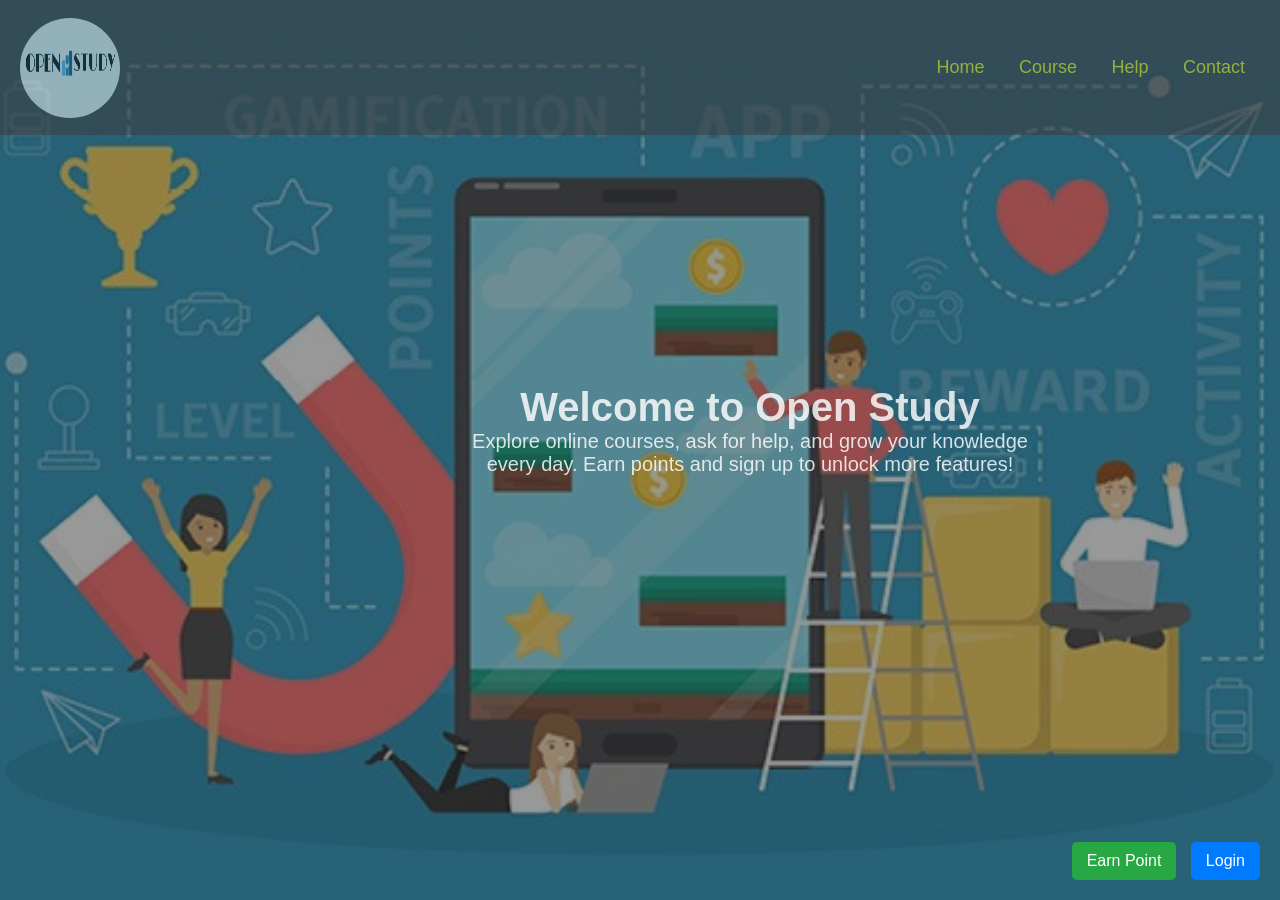
<file: index.html>
<!DOCTYPE html>
<html lang="en">
<head>
  <meta charset="UTF-8" />
  <meta name="viewport" content="width=device-width, initial-scale=1.0" />
  <title>Open Study</title>
  <link rel="stylesheet" href="./style.css" />
</head>
<body>
  <div class="background" id="bg"></div>

  <header>
    <img src="/opensStudy.jpeg" class="logo">
    <nav>
      <a href="index.html">Home</a>
      <a href="cources.html">Course</a>
      <a href="help.html">Help</a>
      <a href="contact.html">Contact</a>
    </nav>
  </header>

  <!-- Hero Image Section -->
   
  <!-- <img src="openStudy.jpeg" alt="Hero Image" class="hero-image" /> -->

  <div class="content">
    <h1>Welcome to Open Study</h1>
    <p>Explore online courses, ask for help, and grow your knowledge every day. Earn points and sign up to unlock more features!</p>
  </div>

  <div class="right-buttons">
    <button class="earn-point" onclick="loadSignupPage2()">Earn Point</button>
    <button class="signup" onclick="loadSignupPage()">Login</button>
  </div>

  <script src="/script.js"></script>
</body>
</html>
</file>
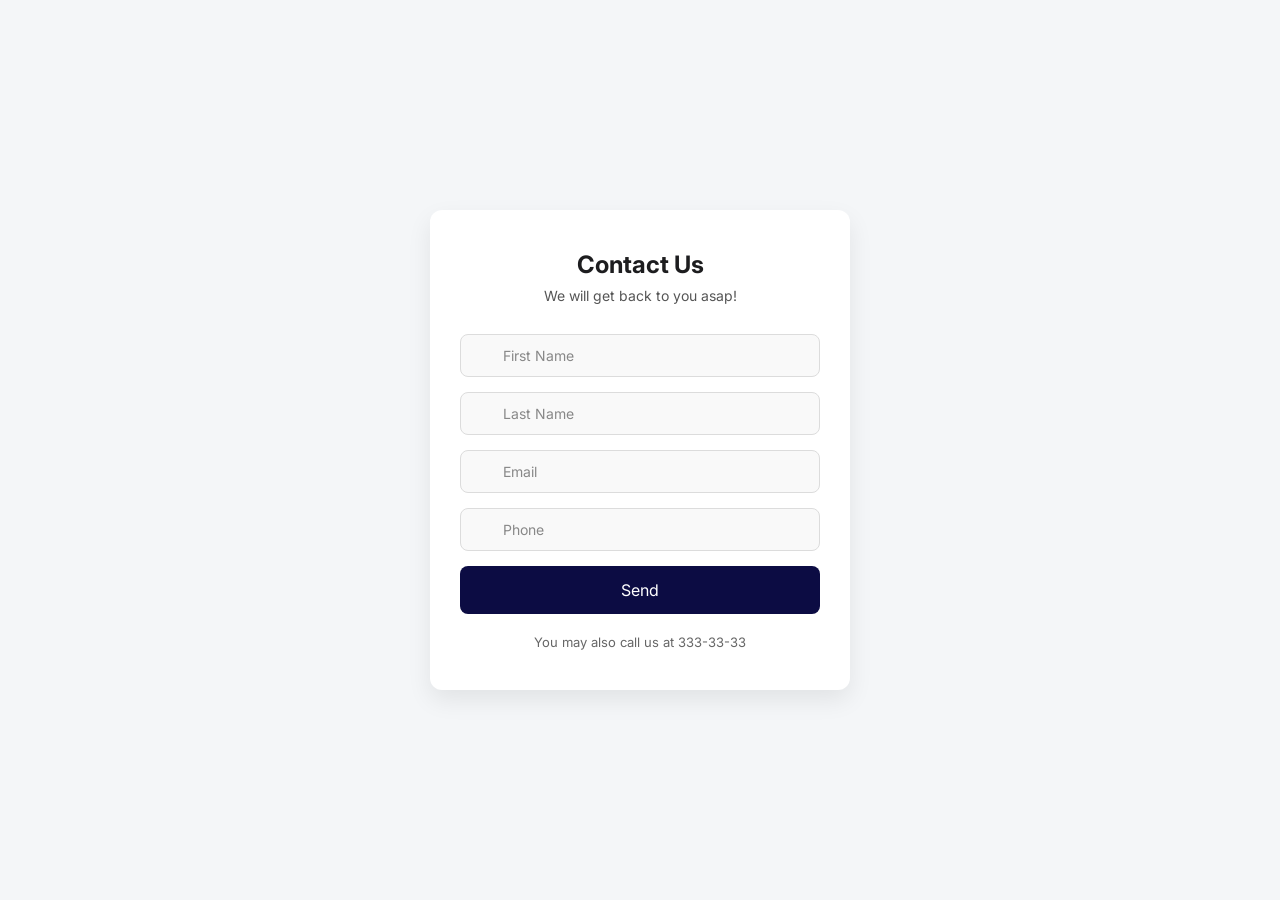
<file: contact.html>
<!DOCTYPE html>
<html lang="en">
<head>
  <meta charset="UTF-8" />
  <meta name="viewport" content="width=device-width, initial-scale=1.0" />
  <title>Contact Us</title>
  <link href="https://fonts.googleapis.com/css2?family=Inter:wght@400;600&display=swap" rel="stylesheet">
  <style>
    * {
      box-sizing: border-box;
      margin: 0;
      padding: 0;
      font-family: 'Inter', sans-serif;
    }

    body {
      background-color: #f4f6f8;
      display: flex;
      justify-content: center;
      align-items: center;
      height: 100vh;
    }

    .form-container {
      background: #fff;
      border-radius: 12px;
      padding: 40px 30px;
      width: 100%;
      max-width: 420px;
      box-shadow: 0 10px 25px rgba(0, 0, 0, 0.08);
      text-align: center;
    }

    .form-container h2 {
      color: #1d1d1f;
      font-size: 24px;
      margin-bottom: 8px;
    }

    .form-container p {
      font-size: 14px;
      color: #555;
      margin-bottom: 30px;
    }

    form input {
      width: 100%;
      padding: 12px 40px 12px 42px;
      border: 1px solid #dcdcdc;
      border-radius: 8px;
      margin-bottom: 15px;
      font-size: 14px;
      background-repeat: no-repeat;
      background-position: 14px center;
      background-color: #f9f9f9;
    }

    input::placeholder {
      color: #888;
    }

    input:first-of-type {
      background-image: url('https://img.icons8.com/ios-filled/20/user.png');
    }

    input:nth-of-type(2) {
      background-image: url('https://img.icons8.com/ios-filled/20/user.png');
    }

    input[type="email"] {
      background-image: url('https://img.icons8.com/ios-filled/20/email.png');
    }

    input[type="tel"] {
      background-image: url('https://img.icons8.com/ios-filled/20/phone.png');
    }

    button {
      width: 100%;
      background-color: #0c0c43;
      color: #fff;
      border: none;
      padding: 14px;
      border-radius: 8px;
      font-size: 16px;
      cursor: pointer;
      transition: background 0.3s ease;
    }

    button:hover {
      background-color: #1a1a60;
    }

    small {
      display: block;
      margin-top: 20px;
      font-size: 13px;
      color: #666;
    }

    @media (max-width: 480px) {
      .form-container {
        padding: 30px 20px;
      }
    }
  </style>
</head>
<body>
  <div class="form-container">
    <h2>Contact Us</h2>
    <p>We will get back to you asap!</p>
    <form>
      <input type="text" placeholder="First Name" required />
      <input type="text" placeholder="Last Name" required />
      <input type="email" placeholder="Email" required />
      <input type="tel" placeholder="Phone" required />
      <button type="submit">Send</button>
    </form>
    <small>You may also call us at 333-33-33</small>
  </div>
</body>
</html>
</file>
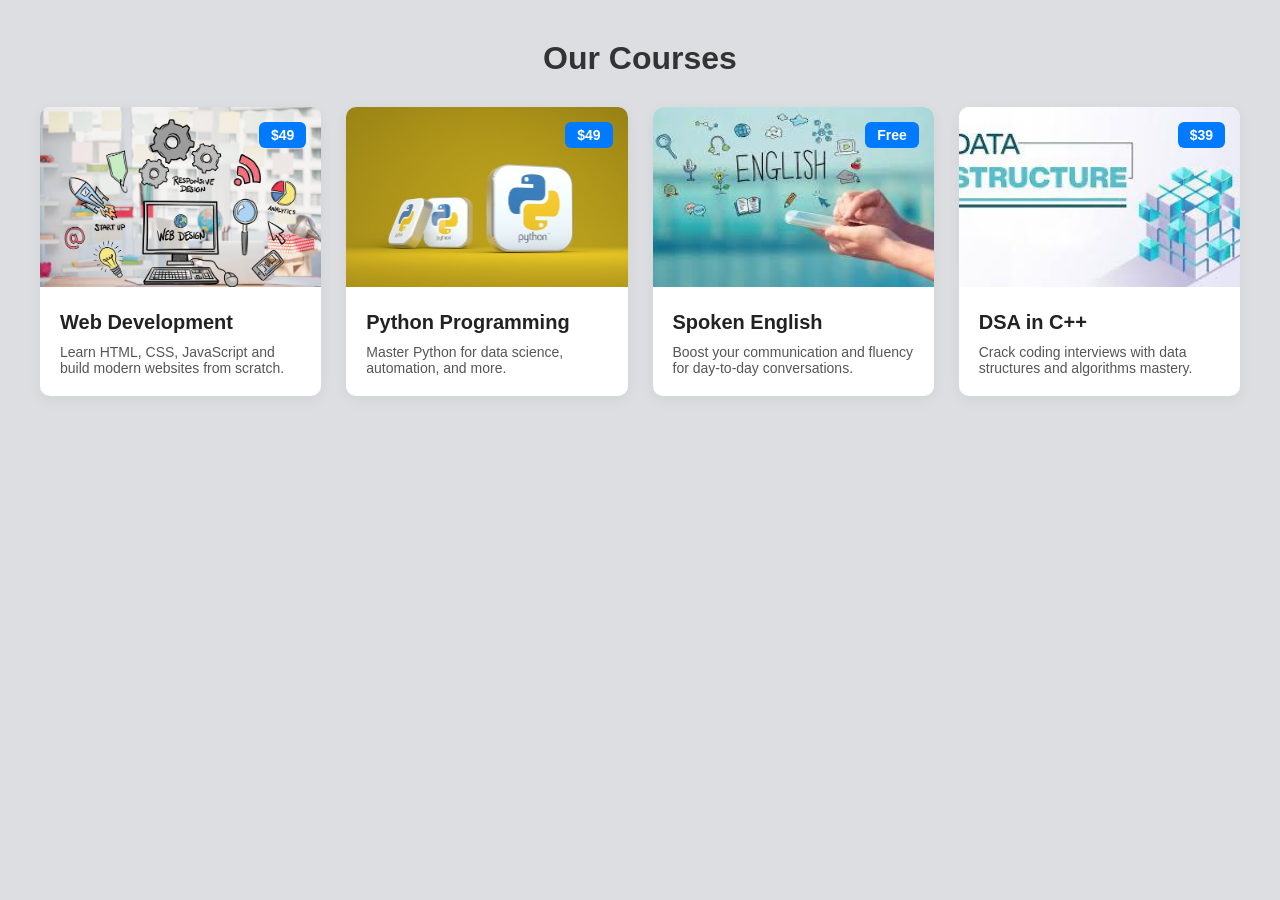
<file: cources.html>
<!DOCTYPE html>
<html lang="en">
<head>
  <meta charset="UTF-8" />
  <meta name="viewport" content="width=device-width, initial-scale=1.0"/>
  <title>Course Catalog</title>
  <style>
    * {
      box-sizing: border-box;
      padding: 0;
      margin: 0;
      font-family: 'Poppins', sans-serif;
    }

    body {
      background: #dddee2;
      padding: 40px 20px;
    }

    h1 {
      text-align: center;
      margin-bottom: 30px;
      color: #333;
    }

    .courses {
      display: grid;
      grid-template-columns: repeat(auto-fit, minmax(280px, 1fr));
      gap: 25px;
      max-width: 1200px;
      margin: auto;
    }

    .card {
      background: #fff;
      border-radius: 10px;
      overflow: hidden;
      position: relative;
      box-shadow: 0 4px 15px rgba(0, 0, 0, 0.05);
      transition: transform 0.3s;
      text-decoration: none;
      color: inherit;
    }

    .card:hover {
      transform: translateY(-5px);
    }

    .price-tag {
      position: absolute;
      top: 15px;
      right: 15px;
      background-color: #007bff;
      color: #fff;
      padding: 5px 12px;
      font-size: 14px;
      border-radius: 6px;
      font-weight: 600;
    }

    .card img {
      width: 100%;
      height: 180px;
      object-fit: cover;
    }

    .card-content {
      padding: 20px;
    }

    .card-content h3 {
      margin-bottom: 10px;
      font-size: 20px;
      color: #222;
    }

    .card-content p {
      font-size: 14px;
      color: #555;
    }
  </style>
</head>
<body>

  <h1>Our Courses</h1>
  <div class="courses">
    
    <!-- ✅ Working clickable card -->


    <a href="web_development.html" class="card">
      <div class="price-tag">$49</div>
      <img src="course1.webp" alt="Web Development">
      <div class="card-content">
        <h3>Web Development</h3>
        <p>Learn HTML, CSS, JavaScript and build modern websites from scratch.</p>
      </div>
    </a>

    <a href="python_programming.html" class="card">
        <div class="price-tag">$49</div>
        <img src="course2.jpg" alt="Web Development">
        <div class="card-content">
          <h3>Python Programming</h3>
          <p>Master Python for data science, automation, and more.</p>
        </div>
      </a>






    <a href="spoken_english.html" class="card">
        <div class="price-tag">Free</div>
        <img src="course3.jpg" alt="Spoken English">
        <div class="card-content">
          <h3>Spoken English</h3>
          <p>Boost your communication and fluency for day-to-day conversations.</p>
        </div>
      </a>



    <a href="daa.html" class="card">
        <div class="price-tag">$39</div>
        <img src="course4.jpg" alt="DSA in C++">
        <div class="card-content">
          <h3>DSA in C++</h3>
          <p>Crack coding interviews with data structures and algorithms mastery.</p>
        </div>
      </a>

  </div>

</body>
</html>
</file>
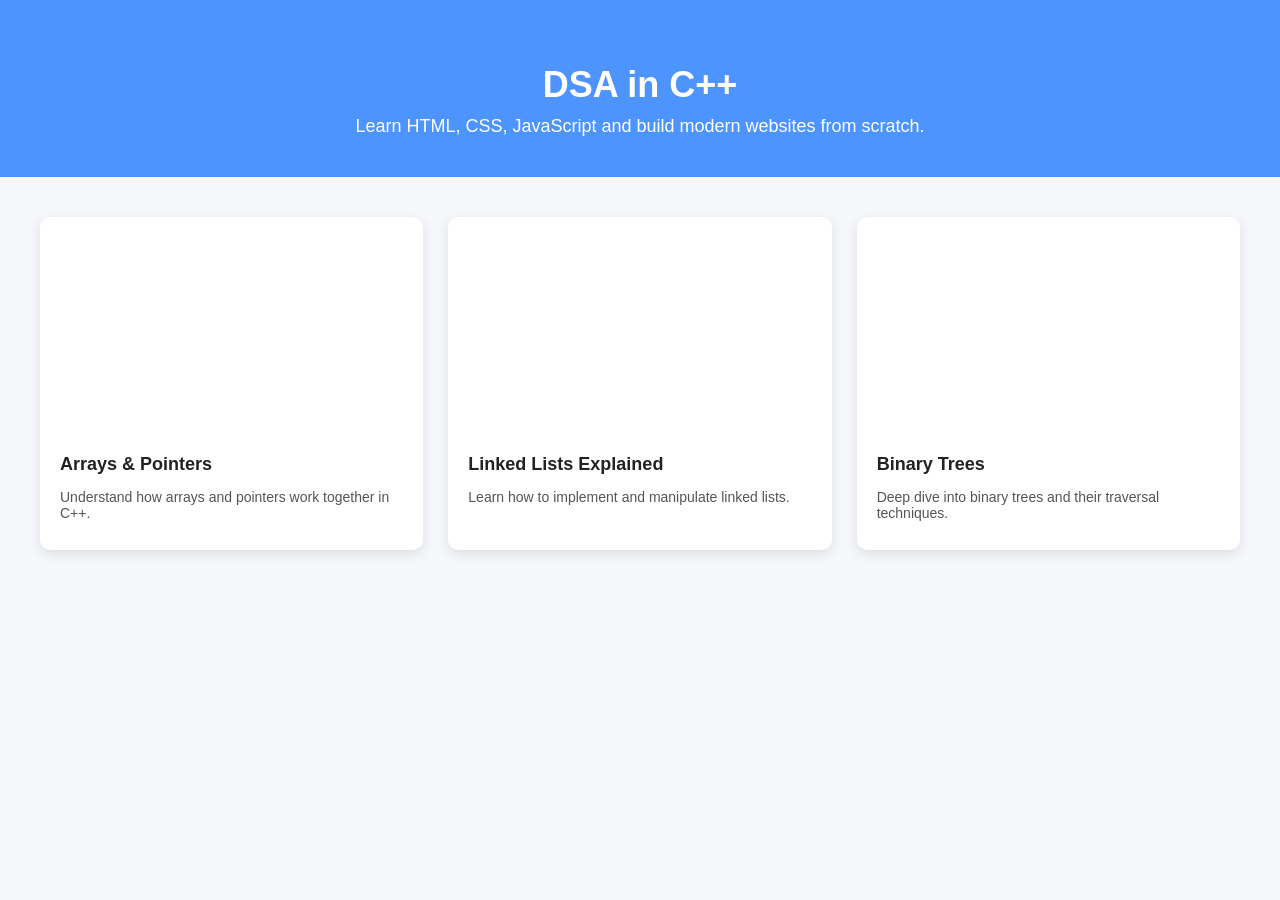
<file: daa.html>
<!DOCTYPE html>
<html lang="en">
<head>
  <meta charset="UTF-8" />
  <meta name="viewport" content="width=device-width, initial-scale=1.0"/>
  <title>DSA in C++ Course</title>
  <style>
    body {
      font-family: 'Segoe UI', Tahoma, Geneva, Verdana, sans-serif;
      margin: 0;
      background-color: #f5f7fb;
      color: #333;
    }

    header {
      background-color: #4d94ff;
      color: white;
      padding: 40px 20px;
      text-align: center;
    }

    header h1 {
      font-size: 36px;
      margin-bottom: 10px;
    }

    header p {
      font-size: 18px;
      max-width: 800px;
      margin: auto;
    }

    .video-section {
      padding: 40px 20px;
      max-width: 1200px;
      margin: auto;
    }

    .video-grid {
      display: grid;
      grid-template-columns: repeat(auto-fit, minmax(320px, 1fr));
      gap: 25px;
    }

    .video-card {
      background: white;
      border-radius: 10px;
      box-shadow: 0 4px 12px rgba(0, 0, 0, 0.1);
      overflow: hidden;
      transition: transform 0.3s;
    }

    .video-card:hover {
      transform: translateY(-5px);
    }

    .video-card iframe {
      width: 100%;
      height: 200px;
      border: none;
    }

    .video-info {
      padding: 15px 20px;
    }

    .video-info h3 {
      margin-bottom: 10px;
      font-size: 18px;
      color: #222;
    }

    .video-info p {
      font-size: 14px;
      color: #555;
    }
  </style>
</head>
<body>

  <header>
    <h1>DSA in C++</h1>
    <p>Learn HTML, CSS, JavaScript and build modern websites from scratch.</p> <!-- Replace this with actual DSA course description -->
  </header>

  <div class="video-section">
    <div class="video-grid">

      <!-- Video 1 -->
      <div class="video-card">
        <iframe src="https://www.youtube.com/embed/RBSGKlAvoiM" allowfullscreen></iframe>
        <div class="video-info">
          <h3>Arrays & Pointers</h3>
          <p>Understand how arrays and pointers work together in C++.</p>
        </div>
      </div>

      <!-- Video 2 -->
      <div class="video-card">
        <iframe src="https://www.youtube.com/embed/z9bZufPHFLU" allowfullscreen></iframe>
        <div class="video-info">
          <h3>Linked Lists Explained</h3>
          <p>Learn how to implement and manipulate linked lists.</p>
        </div>
      </div>

      <!-- Video 3 -->
      <div class="video-card">
        <iframe src="https://www.youtube.com/embed/VaSjiJMrq24?si=Xu-dKxolYshvmGMN" allowfullscreen></iframe>
        <div class="video-info">
          <h3>Binary Trees</h3>
          <p>Deep dive into binary trees and their traversal techniques.</p>
        </div>
      </div>

    </div>
  </div>

</body>
</html>
</file>
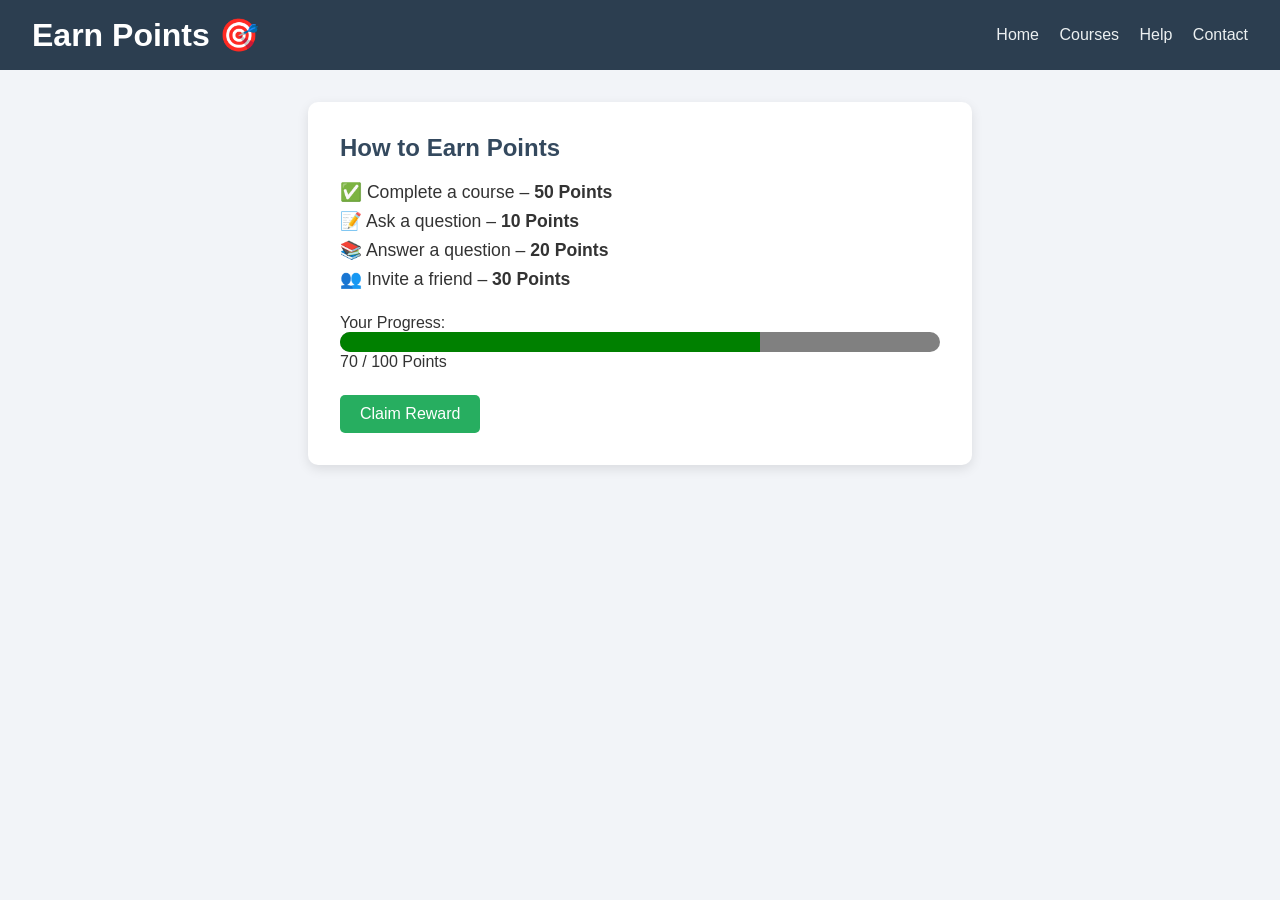
<file: earnpoint.html>
<!DOCTYPE html>
<html lang="en">
<head>
  <meta charset="UTF-8">
  <title>Earn Points - Open Study</title>
  <link rel="stylesheet" href="earnpoint.css">
</head>
<body>
  <header>
    <h1>Earn Points 🎯</h1>
    <nav>
      <a href="index.html">Home</a>
      <a href="course.html">Courses</a>
      <a href="help.html">Help</a>
      <a href="contact.html">Contact</a>
    </nav>
  </header>

  <main>
    <section class="points-section">
      <h2>How to Earn Points</h2>
      <ul>
        <li>✅ Complete a course – <strong>50 Points</strong></li>
        <li>📝 Ask a question – <strong>10 Points</strong></li>
        <li>📚 Answer a question – <strong>20 Points</strong></li>
        <li>👥 Invite a friend – <strong>30 Points</strong></li>
      </ul>

      <div class="progress-box">
        <label for="pointsProgress">Your Progress:</label>
        <progress id="pointsProgress" value="70" max="100"></progress>
        <span id="pointsValue">70 / 100 Points</span>
      </div>

      <button onclick="claimReward()">Claim Reward</button>
    </section>
  </main>

  <script src="earnpoint.js"></script>
</body>
</html>
</file>
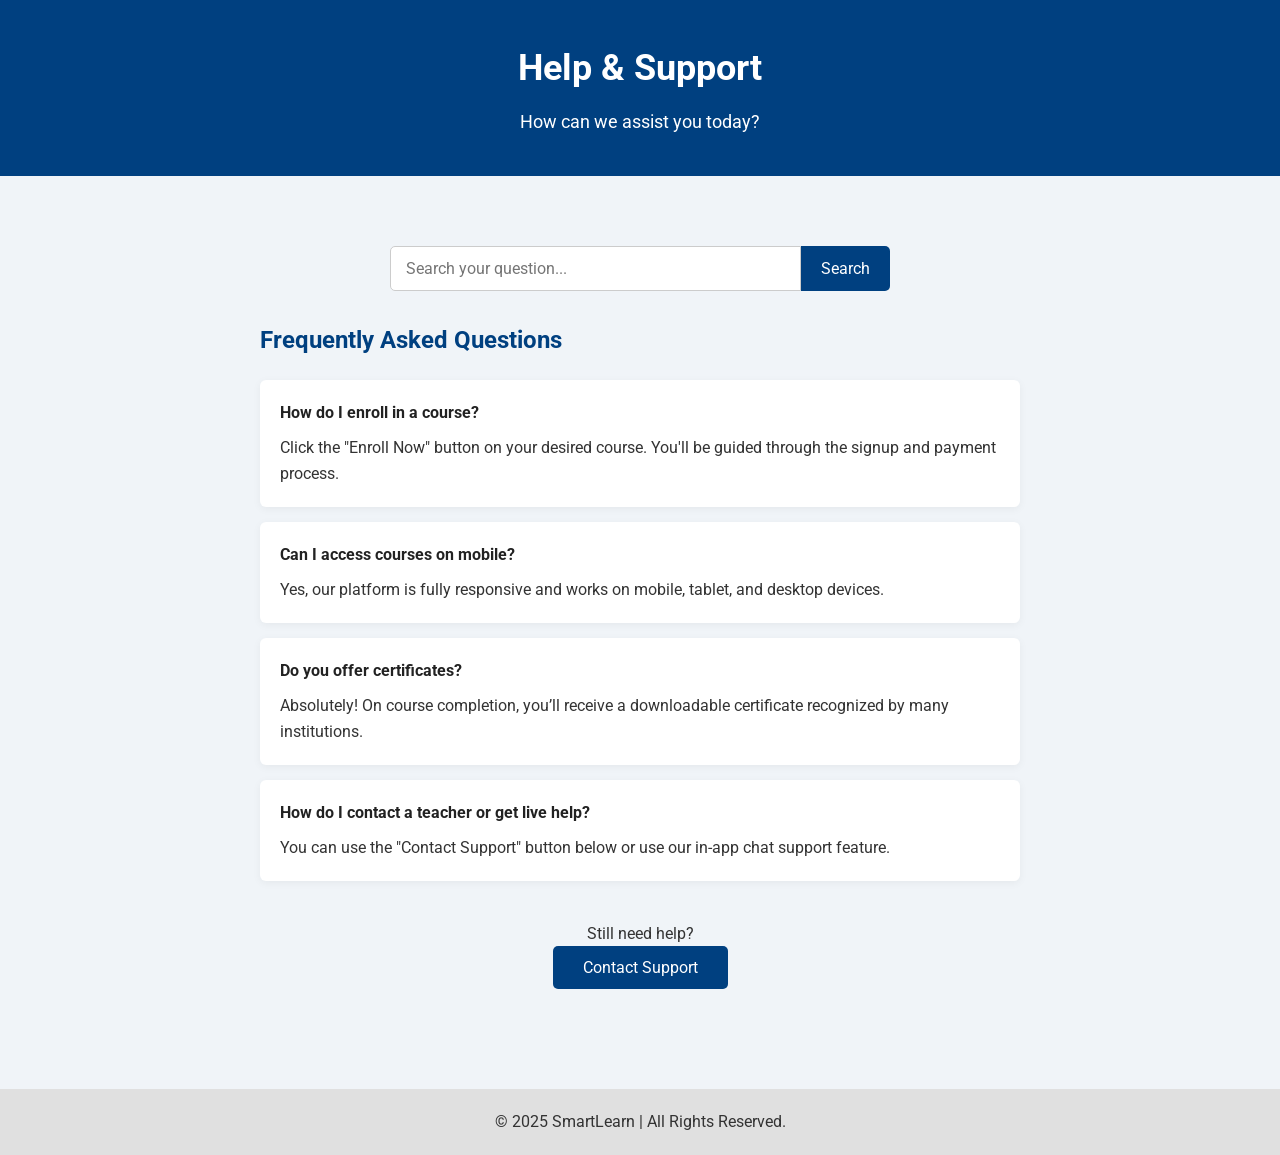
<file: help.html>
<!DOCTYPE html>
<html lang="en">
<head>
  <meta charset="UTF-8" />
  <meta name="viewport" content="width=device-width, initial-scale=1.0"/>
  <title>Help & Support - SmartLearn</title>
  <link href="https://fonts.googleapis.com/css2?family=Roboto:wght@400;700&display=swap" rel="stylesheet">
  <style>
    * {
      margin: 0;
      padding: 0;
      box-sizing: border-box;
      font-family: 'Roboto', sans-serif;
    }

    body {
      background: #f0f4f8;
      color: #333;
      line-height: 1.6;
    }

    header {
      background-color: #004080;
      color: white;
      padding: 40px 20px;
      text-align: center;
    }

    header h1 {
      font-size: 36px;
      margin-bottom: 10px;
    }

    header p {
      font-size: 18px;
    }

    .section {
      max-width: 800px;
      margin: auto;
      padding: 40px 20px;
    }

    .search-bar {
      margin: 30px auto;
      max-width: 500px;
      display: flex;
    }

    .search-bar input {
      flex: 1;
      padding: 12px 15px;
      font-size: 16px;
      border: 1px solid #ccc;
      border-top-left-radius: 5px;
      border-bottom-left-radius: 5px;
    }

    .search-bar button {
      padding: 12px 20px;
      border: none;
      background-color: #004080;
      color: white;
      font-size: 16px;
      border-top-right-radius: 5px;
      border-bottom-right-radius: 5px;
      cursor: pointer;
    }

    .faq h2 {
      margin-bottom: 20px;
      color: #004080;
    }

    .faq-item {
      background: white;
      border-radius: 6px;
      padding: 20px;
      margin-bottom: 15px;
      box-shadow: 0 2px 8px rgba(0,0,0,0.05);
    }

    .faq-item h4 {
      margin-bottom: 10px;
      color: #222;
    }

    .contact-support {
      text-align: center;
      margin-top: 40px;
    }

    .contact-support button {
      background-color: #004080;
      color: white;
      padding: 12px 30px;
      font-size: 16px;
      border: none;
      border-radius: 5px;
      cursor: pointer;
    }

    footer {
      text-align: center;
      background: #e0e0e0;
      padding: 20px;
      margin-top: 60px;
    }
  </style>
</head>
<body>

  <header>
    <h1>Help & Support</h1>
    <p>How can we assist you today?</p>
  </header>

  <div class="section">
    <div class="search-bar">
      <input type="text" placeholder="Search your question...">
      <button>Search</button>
    </div>

    <div class="faq">
      <h2>Frequently Asked Questions</h2>

      <div class="faq-item">
        <h4>How do I enroll in a course?</h4>
        <p>Click the "Enroll Now" button on your desired course. You'll be guided through the signup and payment process.</p>
      </div>

      <div class="faq-item">
        <h4>Can I access courses on mobile?</h4>
        <p>Yes, our platform is fully responsive and works on mobile, tablet, and desktop devices.</p>
      </div>

      <div class="faq-item">
        <h4>Do you offer certificates?</h4>
        <p>Absolutely! On course completion, you’ll receive a downloadable certificate recognized by many institutions.</p>
      </div>

      <div class="faq-item">
        <h4>How do I contact a teacher or get live help?</h4>
        <p>You can use the "Contact Support" button below or use our in-app chat support feature.</p>
      </div>
    </div>

    <div class="contact-support">
      <p>Still need help?</p>
      <button>Contact Support</button>
    </div>
  </div>

  <footer>
    &copy; 2025 SmartLearn | All Rights Reserved.
  </footer>

</body>
</html>
</file>
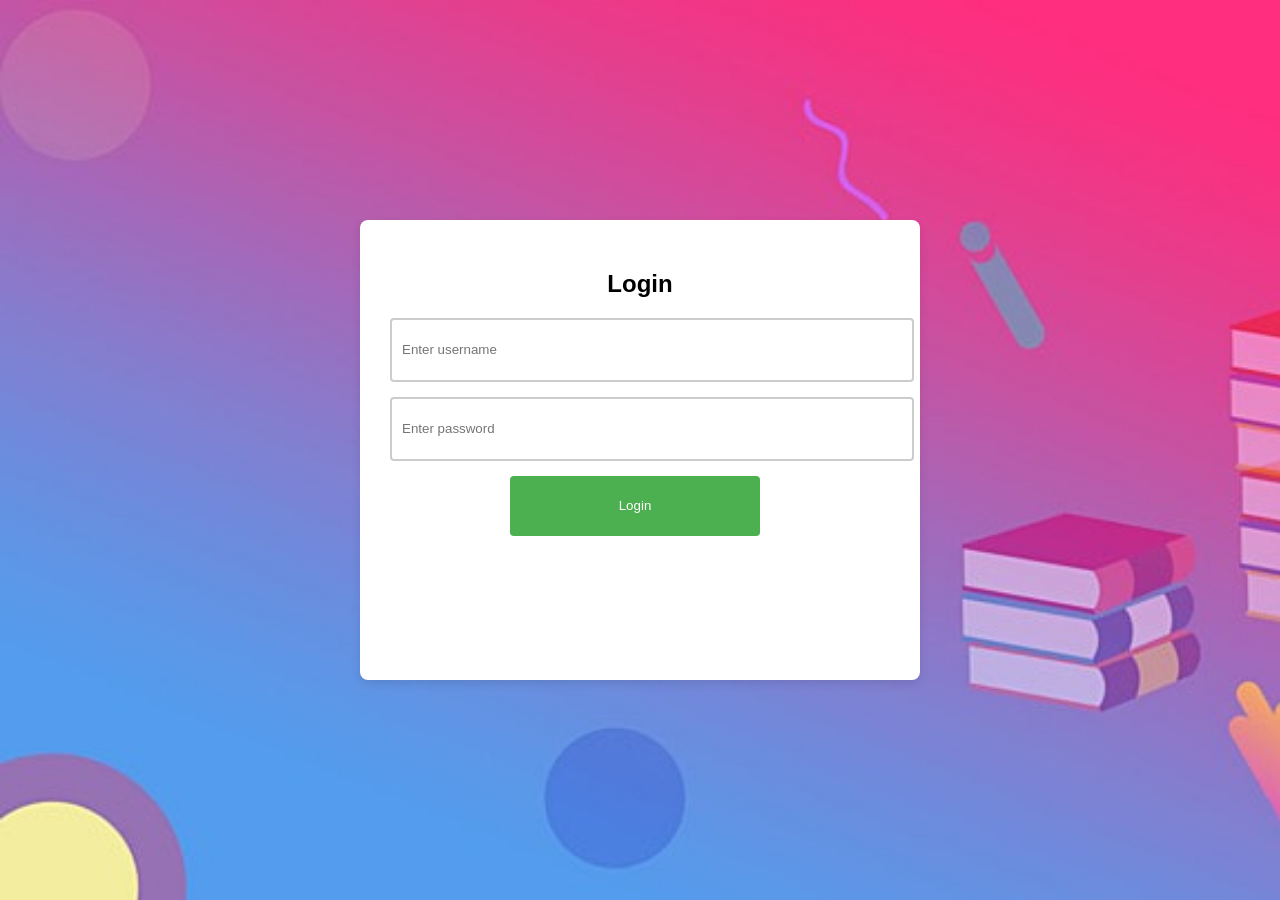
<file: login.html>
<!DOCTYPE html>
<html lang="en">
<head>
    <meta charset="UTF-8">
    <meta name="viewport" content="width=device-width, initial-scale=1.0">
    <title>Student Grievance System - Login</title>
    <style>
        body {
            font-family: Arial, sans-serif;
            background-color: #f4f4f4;
            display: flex;
            justify-content: center;
            align-items: center;
            height: 100vh;
            width: 100%;
            margin: 0;
            background-image: url(/loginpage.jpg);
            background-size: cover;

        }
        .login-container {
            background-color: #fff;
            padding: 30px;
            box-shadow: 0 4px 10px rgba(0, 0, 0, 0.1);
            border-radius: 8px;
            width: 500px;
            height: 400px;
        }
        h2 {
            text-align: center;
            margin-bottom: 20px;
        }
        .input-field {
            width: 100%;
            padding: 10px;
            margin-bottom: 15px;
            border: 2px solid #ccc;
            border-radius: 4px;
        }
        .login-btn {
            background-color: #4CAF50;
            color: white;
            border: none;
            padding: 10px 20px;
            height: 60px;
            width: 50%;
            border-radius: 4px;
            cursor: pointer;
            position: relative;
            left: 120px;
        }
        .login-btn:hover {
            background-color: #45a049;
        }
        #username{
            height: 40px;
            /* border: 3px solid black; */
        }
        #password{
            height: 40px;
            /* border: 3px solid black; */
        }


    </style>
</head>
<body>

<div class="login-container">
    <h2>Login</h2>
    <form id="loginForm" onsubmit="return validateLogin()">
        <input type="text" id="username" class="input-field" placeholder="Enter username" required>
        <input type="password" id="password" class="input-field" placeholder="Enter password" required>
        <button type="submit" class="login-btn">Login</button>
    </form>
</div>

<script>
    // JavaScript to handle form validation and redirect on success
    function validateLogin() {
        const username = document.getElementById('username').value;
        const password = document.getElementById('password').value;

        // Simple validation: change these credentials as necessary
        if (username === "student" && password === "password123" || username === "Amansingh" && password === "aman123") {
            // If valid credentials, redirect to backend page
            window.location.href = "cources.html";
        } else {
            // If invalid, alert the user
            alert("Invalid username or password.");
        }

        // Return false to prevent the form from submitting normally
        return false;
    }
</script>

</body>
</html>
</file>
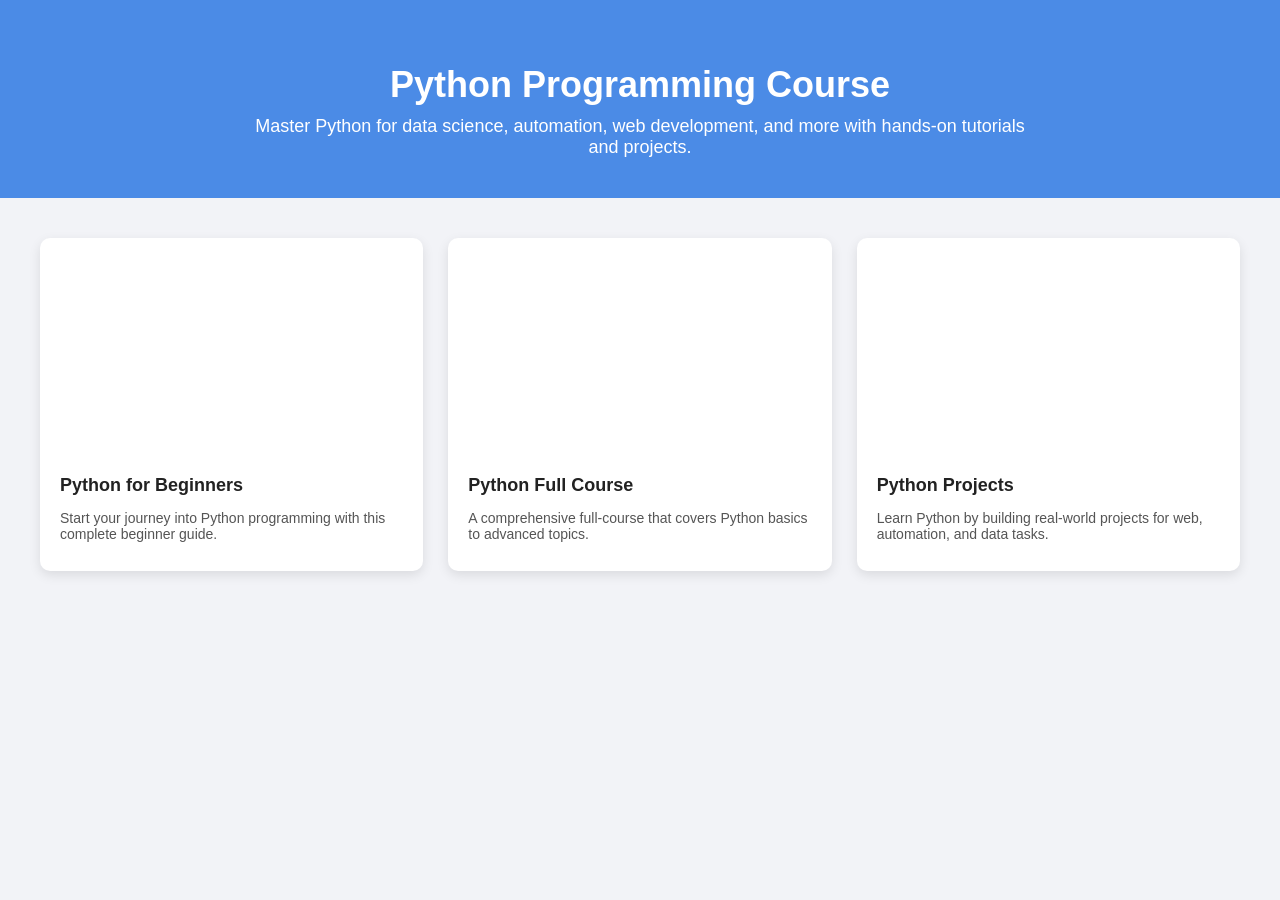
<file: python_programming.html>
<!DOCTYPE html>
<html lang="en">
<head>
  <meta charset="UTF-8" />
  <meta name="viewport" content="width=device-width, initial-scale=1.0"/>
  <title>Python Programming Course</title>
  <style>
    body {
      font-family: 'Poppins', sans-serif;
      margin: 0;
      background-color: #f2f3f7;
      color: #333;
    }

    header {
      background-color: #4b8be6;
      color: white;
      padding: 40px 20px;
      text-align: center;
    }

    header h1 {
      font-size: 36px;
      margin-bottom: 10px;
    }

    header p {
      font-size: 18px;
      max-width: 800px;
      margin: auto;
    }

    .video-section {
      padding: 40px 20px;
      max-width: 1200px;
      margin: auto;
    }

    .video-grid {
      display: grid;
      grid-template-columns: repeat(auto-fit, minmax(320px, 1fr));
      gap: 25px;
    }

    .video-card {
      background: white;
      border-radius: 10px;
      box-shadow: 0 4px 12px rgba(0, 0, 0, 0.1);
      overflow: hidden;
      transition: transform 0.3s;
    }

    .video-card:hover {
      transform: translateY(-5px);
    }

    .video-card iframe {
      width: 100%;
      height: 200px;
      border: none;
    }

    .video-info {
      padding: 15px 20px;
    }

    .video-info h3 {
      margin-bottom: 10px;
      font-size: 18px;
      color: #222;
    }

    .video-info p {
      font-size: 14px;
      color: #555;
    }
  </style>
</head>
<body>

  <header>
    <h1>Python Programming Course</h1>
    <p>Master Python for data science, automation, web development, and more with hands-on tutorials and projects.</p>
  </header>

  <div class="video-section">
    <div class="video-grid">

      <!-- Video Card 1 -->
      <div class="video-card">
        <iframe src="https://www.youtube.com/embed/rfscVS0vtbw" allowfullscreen></iframe>
        <div class="video-info">
          <h3>Python for Beginners</h3>
          <p>Start your journey into Python programming with this complete beginner guide.</p>
        </div>
      </div>

      <!-- Video Card 2 -->
      <div class="video-card">
        <iframe src="https://www.youtube.com/embed/_uQrJ0TkZlc" allowfullscreen></iframe>
        <div class="video-info">
          <h3>Python Full Course</h3>
          <p>A comprehensive full-course that covers Python basics to advanced topics.</p>
        </div>
      </div>

      <!-- Video Card 3 -->
      <div class="video-card">
        <iframe src="https://www.youtube.com/embed/f79MRyMsjrQ" allowfullscreen></iframe>
        <div class="video-info">
          <h3>Python Projects</h3>
          <p>Learn Python by building real-world projects for web, automation, and data tasks.</p>
        </div>
      </div>

    </div>
  </div>

</body>
</html>
</file>
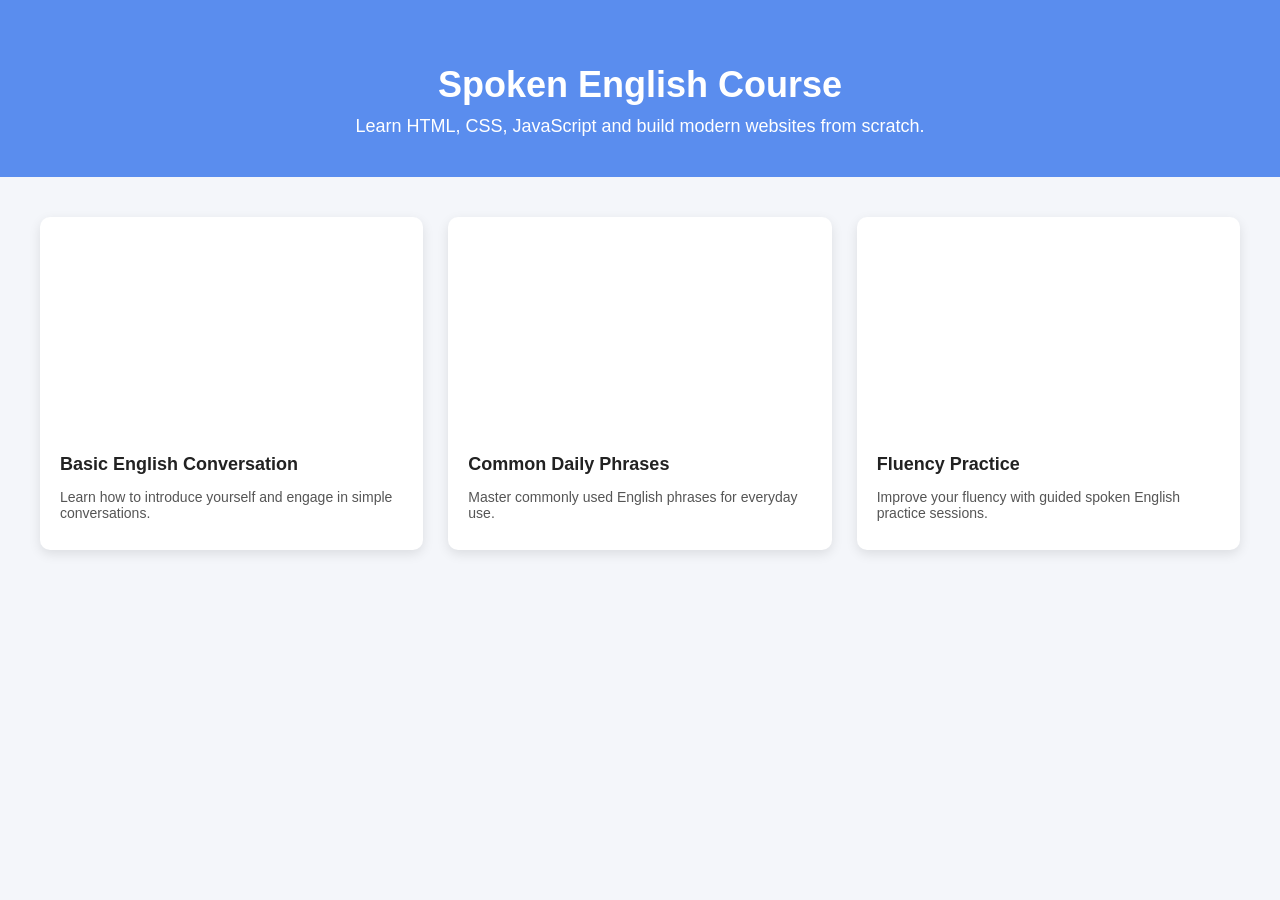
<file: spoken_english.html>
<!DOCTYPE html>
<html lang="en">
<head>
  <meta charset="UTF-8" />
  <meta name="viewport" content="width=device-width, initial-scale=1.0"/>
  <title>Spoken English Course</title>
  <style>
    body {
      font-family: 'Poppins', sans-serif;
      margin: 0;
      background-color: #f4f6fa;
      color: #333;
    }

    header {
      background-color: #5a8dee;
      color: white;
      padding: 40px 20px;
      text-align: center;
    }

    header h1 {
      font-size: 36px;
      margin-bottom: 10px;
    }

    header p {
      font-size: 18px;
      max-width: 800px;
      margin: auto;
    }

    .video-section {
      padding: 40px 20px;
      max-width: 1200px;
      margin: auto;
    }

    .video-grid {
      display: grid;
      grid-template-columns: repeat(auto-fit, minmax(320px, 1fr));
      gap: 25px;
    }

    .video-card {
      background: white;
      border-radius: 10px;
      box-shadow: 0 4px 12px rgba(0, 0, 0, 0.1);
      overflow: hidden;
      transition: transform 0.3s;
    }

    .video-card:hover {
      transform: translateY(-5px);
    }

    .video-card iframe {
      width: 100%;
      height: 200px;
      border: none;
    }

    .video-info {
      padding: 15px 20px;
    }

    .video-info h3 {
      margin-bottom: 10px;
      font-size: 18px;
      color: #222;
    }

    .video-info p {
      font-size: 14px;
      color: #555;
    }
  </style>
</head>
<body>

  <header>
    <h1>Spoken English Course</h1>
    <p>Learn HTML, CSS, JavaScript and build modern websites from scratch.</p> <!-- Modify this line as needed -->
  </header>

  <div class="video-section">
    <div class="video-grid">

      <!-- Video 1 -->
      <div class="video-card">
        <iframe src="https://www.youtube.com/embed/cM1XW8HOV6w?si=KbgWMSiBsQtYSbFy" allowfullscreen></iframe>
        <div class="video-info">
          <h3>Basic English Conversation</h3>
          <p>Learn how to introduce yourself and engage in simple conversations.</p>
        </div>
      </div>

      <!-- Video 2 -->
      <div class="video-card">
        <iframe src="https://www.youtube.com/embed/E1vep4gWqdg?si=0BiysUjYIS5Jz5Vn" allowfullscreen></iframe>
        <div class="video-info">
          <h3>Common Daily Phrases</h3>
          <p>Master commonly used English phrases for everyday use.</p>
        </div>
      </div>

      <!-- Video 3 -->
      <div class="video-card">
        <iframe src="https://www.youtube.com/embed/3NMXtItuwtU?si=V8HWVy1r4jAOLDHE" allowfullscreen></iframe>
        <div class="video-info">
          <h3>Fluency Practice</h3>
          <p>Improve your fluency with guided spoken English practice sessions.</p>
        </div>
      </div>

    </div>
  </div>

</body>
</html>
</file>
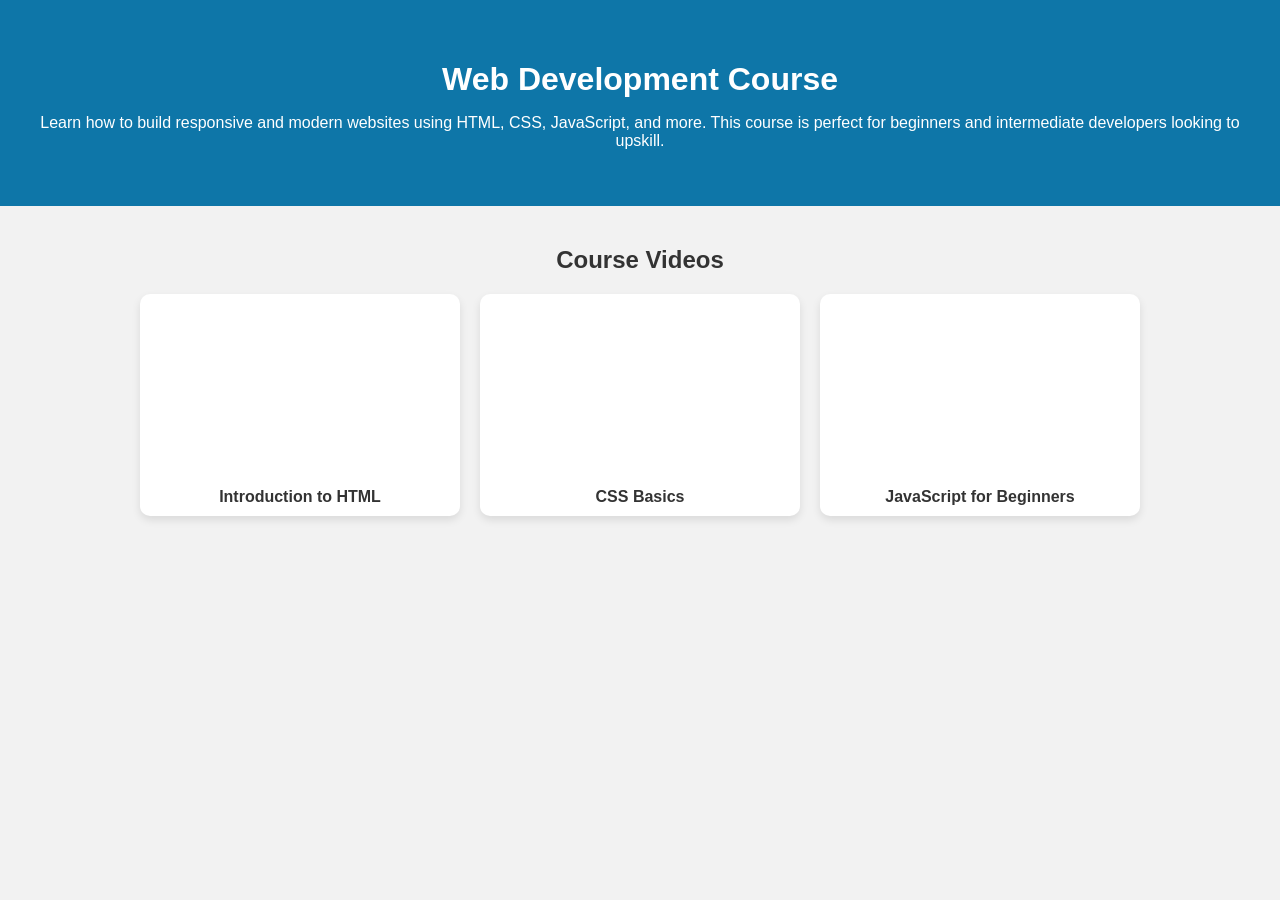
<file: web_development.html>
<!DOCTYPE html>
<html lang="en">
<head>
  <meta charset="UTF-8">
  <meta name="viewport" content="width=device-width, initial-scale=1">
  <title>Web Development Course</title>
  <!-- <link rel="stylesheet" href="styles.css"> -->
   <style>
    body {
  font-family: Arial, sans-serif;
  margin: 0;
  background-color: #f2f2f2;
  color: #333;
}

header {
  background-color: #0e76a8;
  color: white;
  padding: 40px 20px;
  text-align: center;
}

header h1 {
  margin-bottom: 10px;
}

.video-gallery {
  padding: 20px;
  max-width: 1200px;
  margin: auto;
}

.video-gallery h2 {
  text-align: center;
  margin-bottom: 20px;
}

.videos-container {
  display: flex;
  flex-wrap: wrap;
  gap: 20px;
  justify-content: center;
}

.video-box {
  background-color: white;
  border-radius: 10px;
  overflow: hidden;
  width: 320px;
  box-shadow: 0 4px 8px rgba(0,0,0,0.1);
  transition: transform 0.3s ease;
}

.video-box:hover {
  transform: scale(1.03);
}

.video-box iframe {
  width: 100%;
  height: 180px;
}

.video-box p {
  padding: 10px;
  margin: 0;
  font-weight: bold;
  text-align: center;
}

   </style>
</head>
<body>
  <header>
    <h1>Web Development Course</h1>
    <p>Learn how to build responsive and modern websites using HTML, CSS, JavaScript, and more. This course is perfect for beginners and intermediate developers looking to upskill.</p>
  </header>

  <section class="video-gallery">
    <h2>Course Videos</h2>
    <div class="videos-container">
      <div class="video-box">
        <iframe src="https://www.youtube.com/embed/3JluqTojuME" frameborder="0" allowfullscreen></iframe>
        <p>Introduction to HTML</p>
      </div>
      <div class="video-box">
        <iframe src="https://www.youtube.com/embed/yfoY53QXEnI" frameborder="0" allowfullscreen></iframe>
        <p>CSS Basics</p>
      </div>
      <div class="video-box">
        <iframe src="https://www.youtube.com/embed/hdI2bqOjy3c" frameborder="0" allowfullscreen></iframe>
        <p>JavaScript for Beginners</p>
      </div>
      <!-- Add more videos here -->
    </div>
  </section>

 
</body>
</html>
</file>
<file: style.css>
* {
    margin: 0;
    padding: 0;
    box-sizing: border-box;
    font-family: Arial, sans-serif;
  }
  .logo{
    width: 100px;
    height: 100px;
    background-size: cover;
    background-position: center;
    background-repeat: no-repeat;
    border-radius: 50%;
    filter: brightness(1); 
  }
  
  body, html {
    height: 100%;
  }
  
  .background {
    position: fixed;
    top: 0;
    left: 0;
    width: 100%;
    height: 100%;
    background-size: cover;
    background-position: center;
    z-index: -1;
    transition: background-image 1s ease-in-out;
        filter: brightness(.6); 
      }
  
  
  header {
    background: #3e3838;
    color: white;
    padding: 20px;
    display: flex;
    justify-content: space-between;
    align-items: center;
    opacity: 0.5; 
    height:15%;


  }
  
  .logo {
    font-size: 30px;
    font-weight: bold;
   
  }
  nav{
    filter: brightness(.5);
    filter: brightness(2.0); 
  }
  
  nav a {
    color: rgb(192, 240, 0);
    margin: 0 15px;
    text-decoration: none;
    font-size: 18px;
  }
  
  .right-buttons {
    position: absolute;
    bottom: 20px;
    right: 20px;
  }
  
  .right-buttons button {
    margin-left: 10px;
    padding: 10px 15px;
    font-size: 16px;
    border: none;
    border-radius: 5px;
    cursor: pointer;
  }
  
  .earn-point {
    background-color: #28a745;
    color: white;
  }
  
  .signup {
    background-color: #007bff;
    color: white;
  }
  
  .hero-image {
    width: 100%;
    max-height: 450px;
    object-fit: cover;
    display: block;
  }
  
  .content {
    width: 700px;
    height: 200px;
    font-size: 20px;
    color: rgba(255, 255, 255, 0.821);
    padding: 40px 50px;
    max-width: 800px;
    text-align: center;
    /* justify-content: center; */
    /* display: flex; */
    position: relative;
    top: 210px; 
    left: 400px;
    
  }
</file>
<file: earnpoint.css>
body {
    margin: 0;
    font-family: 'Segoe UI', sans-serif;
    background: #f2f4f8;
    color: #333;
  }
  
  header {
    background: #2c3e50;
    color: white;
    padding: 1rem 2rem;
    display: flex;
    justify-content: space-between;
    align-items: center;
  }
  
  header h1 {
    margin: 0;
  }
  
  nav a {
    color: #ecf0f1;
    margin-left: 1rem;
    text-decoration: none;
  }
  
  nav a:hover {
    text-decoration: underline;
  }
  
  main {
    padding: 2rem;
  }
  
  .points-section {
    background: white;
    padding: 2rem;
    border-radius: 10px;
    max-width: 600px;
    margin: auto;
    box-shadow: 0 4px 12px rgba(0, 0, 0, 0.1);
  }
  
  .points-section h2 {
    margin-top: 0;
    color: #34495e;
  }
  
  ul {
    list-style: none;
    padding: 0;
    margin-bottom: 1.5rem;
  }
  
  li {
    margin-bottom: 0.5rem;
    font-size: 1.1rem;
  }
  
  .progress-box {
    margin-bottom: 1.5rem;
  }
  
  progress {
    width: 100%;
    height: 20px;
    border-radius: 10px;
    overflow: hidden;
  }
  
  button {
    background-color: #27ae60;
    color: white;
    border: none;
    padding: 10px 20px;
    font-size: 1rem;
    border-radius: 5px;
    cursor: pointer;
  }
  
  button:hover {
    background-color: #2ecc71;
  }
</file>
